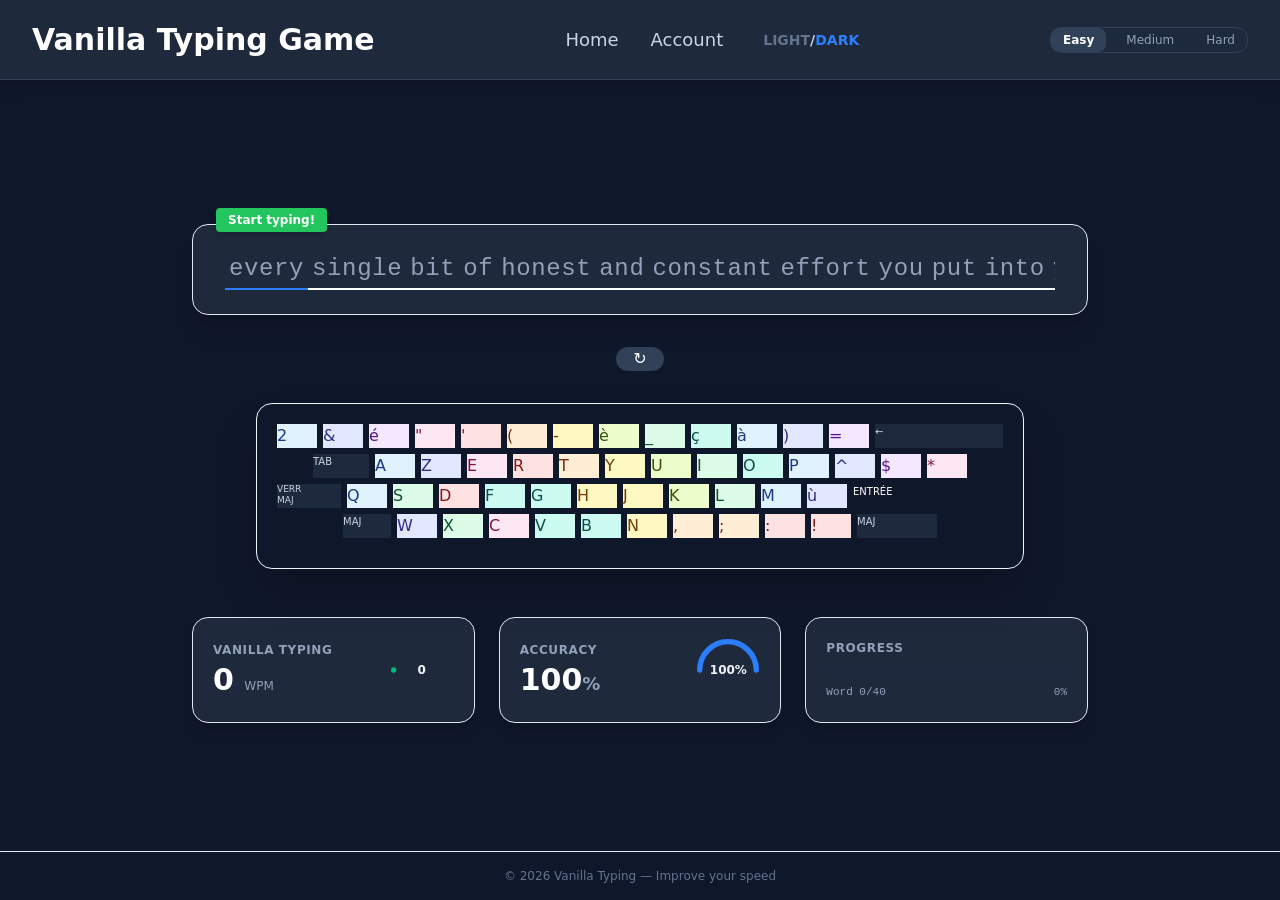
<file: index.html>
<!DOCTYPE html>
<html lang="En" class="dark">

<head>
    <meta charset="UTF-8">
    <meta name="viewport" content="width=device-width, initial-scale=1.0">
    <title>Vanilla Typing Game</title>
    <link rel="stylesheet" href="output.css">
</head>

<body
    class="bg-slate-50 dark:bg-[#0f172a] text-slate-900 dark:text-slate-100 min-h-screen flex flex-col font-sans transition-colors duration-300">

    <nav
        class="w-full bg-white dark:bg-[#1e293b] border-b border-slate-200 dark:border-slate-700 shadow-lg h-20 flex justify-between items-center px-8 transition-colors duration-300">

        <h2 class="text-3xl font-bold text-blue-600 dark:text-white">
            Vanilla Typing Game
        </h2>

        <ul class="flex gap-8 text-lg items-center text-slate-600 dark:text-slate-300">
            <li>
                <a href="Features.html" class="hover:text-blue-600 dark:hover:text-white transition">Home</a>
            </li>
            <li class="flex items-center gap-2">
                <a href="#" class="hover:text-blue-600 dark:hover:text-white transition">Account</a>
                <svg class="w-7 h-7 text-slate-500 dark:text-slate-400" fill="none" stroke="currentColor"
                    stroke-width="2" viewBox="0 0 24 24">
                    <path stroke-linecap="round" stroke-linejoin="round"
                        d="M17.982 18.725A7.488 7.488 0 0012 15.75a7.488 7.488 0 00-5.982 2.975m11.963 0a9 9 0 10-11.963 0m11.963 0A8.966 8.966 0 0112 21a8.966 8.966 0 01-5.982-2.275M15 9.75a3 3 0 11-6 0 3 3 0 016 0z" />
                </svg>
            </li>
            <li class="ml-4">
                <button id="theme-toggle"
                    class="flex items-center gap-3 font-bold text-sm tracking-widest hover:opacity-80 transition-opacity focus:outline-none">
                    <span class="text-blue-600 dark:text-slate-500 transition-colors duration-300">LIGHT</span>
                    <span class="text-slate-300 dark:text-slate-700">/</span>
                    <span class="text-slate-400 dark:text-blue-500 transition-colors duration-300">DARK</span>
                </button>
            </li>
        </ul>

        <div
            class="flex items-center gap-2 mr-4 bg-slate-100 dark:bg-slate-800 p-1 rounded-xl border border-slate-200 dark:border-slate-700 transition-colors duration-300">
            <button type="button" id="btn-easy"
                class="diff-btn px-3 py-1 text-xs font-bold rounded-lg bg-white dark:bg-slate-700 text-blue-600 dark:text-white shadow-sm transition-all">
                Easy
            </button>
            <button type="button" id="btn-medium"
                class="diff-btn px-3 py-1 text-xs font-medium rounded-lg text-slate-500 dark:text-slate-400 hover:text-slate-800 dark:hover:text-slate-200 transition-all">
                Medium
            </button>
            <button type="button" id="btn-hard"
                class="diff-btn px-3 py-1 text-xs font-medium rounded-lg text-slate-500 dark:text-slate-400 hover:text-slate-800 dark:hover:text-slate-200 transition-all">
                Hard
            </button>
        </div>

        <select id="mode" class="hidden">
            <option value="easy" selected>Easy</option>
            <option value="medium">Medium</option>
            <option value="hard">Hard</option>
        </select>
    </nav>

    <main class="flex-1 w-full max-w-5xl mx-auto flex flex-col items-center justify-center px-4 py-8 gap-8">

        <div class="w-full relative max-w-4xl mt-4">
            <span
                class="absolute -top-4 left-6 bg-[#22c55e] text-white text-xs font-bold px-3 py-1 rounded shadow-md z-10">
                Start typing!
            </span>

            <div
                class="w-full bg-white dark:bg-[#1e293b] text-slate-900 dark:text-white px-8 py-6 rounded-2xl shadow-xl text-2xl font-mono tracking-wide leading-relaxed overflow-hidden whitespace-nowrap text-ellipsis relative border border-slate-200 dark:border-slate-800">
                <div id="word-display"
                    class="max-h-20 overflow-hidden flex flex-wrap items-center leading-relaxed transition-all duration-300">
                </div>
            </div>

            <input type="text" id="input-field" autofocus autocomplete="off"
                class="absolute inset-0 opacity-0 cursor-default w-full h-full z-20">
        </div>
<div class="flex justify-center my-4">
    <button
        id="restart-btn"
        class="w-12 h-12 rounded-full bg-slate-700 hover:bg-blue-600 text-white flex items-center justify-center transition-all duration-300 hover:rotate-180"
    >
         ↻
    </button>
</div>
        <div
            class="bg-slate-100/40 dark:bg-[#0f172a]/40 backdrop-blur-md p-5 rounded-2xl shadow-2xl border border-slate-200/60 dark:border-slate-800/50 max-w-3xl w-full relative transition-all duration-300">
            <div class="flex flex-col gap-1.5">

                <div class="flex gap-1.5 justify-center">
                    <div class="key bg-[#e0f2fe] text-blue-900 dark:bg-blue-950/40 dark:text-blue-300 dark:border dark:border-blue-900/40 w-10"
                        data-key="2">2</div>
                    <div class="key bg-[#e0e7ff] text-indigo-900 dark:bg-indigo-950/40 dark:text-indigo-300 dark:border dark:border-indigo-900/40 w-10"
                        data-key="&">&</div>
                    <div class="key bg-[#f3e8ff] text-purple-900 dark:bg-purple-950/40 dark:text-purple-300 dark:border dark:border-purple-900/40 w-10"
                        data-key="é">é</div>
                    <div class="key bg-[#fce7f3] text-pink-900 dark:bg-pink-950/40 dark:text-pink-300 dark:border dark:border-pink-900/40 w-10"
                        data-key='"'>"</div>
                    <div class="key bg-[#fee2e2] text-red-900 dark:bg-red-950/40 dark:text-red-300 dark:border dark:border-red-900/40 w-10"
                        data-key="'">'</div>
                    <div class="key bg-[#ffedd5] text-orange-900 dark:bg-orange-950/40 dark:text-orange-300 dark:border dark:border-orange-900/40 w-10"
                        data-key="(">(</div>
                    <div class="key bg-[#fef9c3] text-yellow-900 dark:bg-yellow-950/30 dark:text-yellow-300 dark:border dark:border-yellow-900/30 w-10"
                        data-key="-">-</div>
                    <div class="key bg-[#ecfccb] text-lime-900 dark:bg-lime-950/40 dark:text-lime-300 dark:border dark:border-lime-900/40 w-10"
                        data-key="è">è</div>
                    <div class="key bg-[#dcfce7] text-green-900 dark:bg-green-950/40 dark:text-green-300 dark:border dark:border-green-900/40 w-10"
                        data-key="_">_</div>
                    <div class="key bg-[#ccfbf1] text-teal-900 dark:bg-teal-950/40 dark:text-teal-300 dark:border dark:border-teal-900/40 w-10"
                        data-key="ç">ç</div>
                    <div class="key bg-[#e0f2fe] text-blue-900 dark:bg-blue-950/40 dark:text-blue-300 dark:border dark:border-blue-900/40 w-10"
                        data-key="à">à</div>
                    <div class="key bg-[#e0e7ff] text-indigo-900 dark:bg-indigo-950/40 dark:text-indigo-300 dark:border dark:border-indigo-900/40 w-10"
                        data-key=")">)</div>
                    <div class="key bg-[#f3e8ff] text-purple-900 dark:bg-purple-950/40 dark:text-purple-300 dark:border dark:border-purple-900/40 w-10"
                        data-key="=">=</div>
                    <div class="key bg-slate-200 dark:bg-slate-800 text-slate-700 dark:text-slate-300 dark:border dark:border-slate-700/60 flex-1 min-w-12.5 text-[10px]"
                        data-key="backspace">←</div>
                </div>

                <div class="flex gap-1.5 justify-center">
                    <div
                        class="key bg-slate-200 dark:bg-slate-800 text-slate-700 dark:text-slate-300 dark:border dark:border-slate-700/60 w-14 text-[10px]">
                        TAB</div>
                    <div class="key bg-[#e0f2fe] text-blue-900 dark:bg-blue-950/40 dark:text-blue-300 dark:border dark:border-blue-900/40 w-10"
                        data-key="a">A</div>
                    <div class="key bg-[#e0e7ff] text-indigo-900 dark:bg-indigo-950/40 dark:text-indigo-300 dark:border dark:border-indigo-900/40 w-10"
                        data-key="z">Z</div>
                    <div class="key bg-[#fce7f3] text-pink-900 dark:bg-pink-950/40 dark:text-pink-300 dark:border dark:border-pink-900/40 w-10"
                        data-key="e">E</div>
                    <div class="key bg-[#fee2e2] text-red-900 dark:bg-red-950/40 dark:text-red-300 dark:border dark:border-red-900/40 w-10"
                        data-key="r">R</div>
                    <div class="key bg-[#ffedd5] text-orange-900 dark:bg-orange-950/40 dark:text-orange-300 dark:border dark:border-orange-900/40 w-10"
                        data-key="t">T</div>
                    <div class="key bg-[#fef9c3] text-yellow-900 dark:bg-yellow-950/30 dark:text-yellow-300 dark:border dark:border-yellow-900/40 w-10"
                        data-key="y">Y</div>
                    <div class="key bg-[#ecfccb] text-lime-900 dark:bg-lime-950/40 dark:text-lime-300 dark:border dark:border-lime-900/40 w-10"
                        data-key="u">U</div>
                    <div class="key bg-[#dcfce7] text-green-900 dark:bg-green-950/40 dark:text-green-300 dark:border dark:border-green-900/40 w-10"
                        data-key="i">I</div>
                    <div class="key bg-[#ccfbf1] text-teal-900 dark:bg-teal-950/40 dark:text-teal-300 dark:border dark:border-teal-900/40 w-10"
                        data-key="o">O</div>
                    <div class="key bg-[#e0f2fe] text-blue-900 dark:bg-blue-950/40 dark:text-blue-300 dark:border dark:border-blue-900/40 w-10"
                        data-key="p">P</div>
                    <div class="key bg-[#e0e7ff] text-indigo-900 dark:bg-indigo-950/40 dark:text-indigo-300 dark:border dark:border-indigo-900/40 w-10"
                        data-key="^">^</div>
                    <div class="key bg-[#f3e8ff] text-purple-900 dark:bg-purple-950/40 dark:text-purple-300 dark:border dark:border-purple-900/40 w-10"
                        data-key="$">$</div>
                    <div class="key bg-[#fce7f3] text-pink-900 dark:bg-pink-950/40 dark:text-pink-300 dark:border dark:border-pink-900/40 w-10"
                        data-key="*">*</div>
                </div>

                <div class="flex gap-1.5 justify-center">
                    <div
                        class="key bg-slate-200 dark:bg-slate-800 text-slate-700 dark:text-slate-300 dark:border dark:border-slate-700/60 w-16 text-[9px] leading-tight">
                        VERR<br>MAJ</div>
                    <div class="key bg-[#e0f2fe] text-blue-900 dark:bg-blue-950/40 dark:text-blue-300 dark:border dark:border-blue-900/40 w-10"
                        data-key="q">Q</div>
                    <div class="key bg-[#dcfce7] text-green-900 dark:bg-green-950/40 dark:text-green-300 dark:border dark:border-green-900/40 w-10"
                        data-key="s">S</div>
                    <div class="key bg-[#fee2e2] text-red-900 dark:bg-red-950/40 dark:text-red-300 dark:border dark:border-red-900/40 w-10"
                        data-key="d">D</div>
                    <div class="key bg-[#ccfbf1] text-teal-900 dark:bg-teal-950/40 dark:text-teal-300 dark:border dark:border-teal-900/40 w-10"
                        data-key="f">F</div>
                    <div class="key bg-[#ccfbf1] text-teal-900 dark:bg-teal-950/40 dark:text-teal-300 dark:border dark:border-teal-900/40 w-10"
                        data-key="g">G</div>
                    <div class="key bg-[#fef9c3] text-yellow-900 dark:bg-yellow-950/30 dark:text-yellow-300 dark:border dark:border-yellow-900/40 w-10"
                        data-key="h">H</div>
                    <div class="key bg-[#fef9c3] text-yellow-900 dark:bg-yellow-950/30 dark:text-yellow-300 dark:border dark:border-yellow-900/40 w-10"
                        data-key="j">J</div>
                    <div class="key bg-[#ecfccb] text-lime-900 dark:bg-lime-950/40 dark:text-lime-300 dark:border dark:border-lime-900/40 w-10"
                        data-key="k">K</div>
                    <div class="key bg-[#dcfce7] text-green-900 dark:bg-green-950/40 dark:text-green-300 dark:border dark:border-green-900/40 w-10"
                        data-key="l">L</div>
                    <div class="key bg-[#e0f2fe] text-blue-900 dark:bg-blue-950/40 dark:text-blue-300 dark:border dark:border-blue-900/40 w-10"
                        data-key="m">M</div>
                    <div class="key bg-[#e0e7ff] text-indigo-900 dark:bg-indigo-950/40 dark:text-indigo-300 dark:border dark:border-indigo-900/40 w-10"
                        data-key="ù">ù</div>
                    <div class="key bg-emerald-500 text-white dark:bg-emerald-600/80 dark:text-emerald-100 flex-1 min-w-15 text-[10px]"
                        data-key="enter">ENTRÉE</div>
                </div>

                <div class="flex gap-1.5 justify-center">
                    <div
                        class="key bg-slate-200 dark:bg-slate-800 text-slate-700 dark:text-slate-300 dark:border dark:border-slate-700/60 w-12 text-[10px]">
                        MAJ</div>
                    <div class="key bg-[#e0e7ff] text-indigo-900 dark:bg-indigo-950/40 dark:text-indigo-300 dark:border dark:border-indigo-900/40 w-10"
                        data-key="w">W</div>
                    <div class="key bg-[#dcfce7] text-green-900 dark:bg-green-950/40 dark:text-green-300 dark:border dark:border-green-900/40 w-10"
                        data-key="x">X</div>
                    <div class="key bg-[#fce7f3] text-pink-900 dark:bg-pink-950/40 dark:text-pink-300 dark:border dark:border-pink-900/40 w-10"
                        data-key="c">C</div>
                    <div class="key bg-[#ccfbf1] text-teal-900 dark:bg-teal-950/40 dark:text-teal-300 dark:border dark:border-teal-900/40 w-10"
                        data-key="v">V</div>
                    <div class="key bg-[#ccfbf1] text-teal-900 dark:bg-teal-950/40 dark:text-teal-300 dark:border dark:border-teal-900/40 w-10"
                        data-key="b">B</div>
                    <div class="key bg-[#fef9c3] text-yellow-900 dark:bg-yellow-950/30 dark:text-yellow-300 dark:border dark:border-yellow-900/40 w-10"
                        data-key="n">N</div>
                    <div class="key bg-[#ffedd5] text-orange-900 dark:bg-orange-950/40 dark:text-orange-300 dark:border dark:border-orange-900/40 w-10"
                        data-key=",">,</div>
                    <div class="key bg-[#ffedd5] text-orange-900 dark:bg-orange-950/40 dark:text-orange-300 dark:border dark:border-orange-900/40 w-10"
                        data-key=";">;</div>
                    <div class="key bg-[#fee2e2] text-red-900 dark:bg-red-950/40 dark:text-red-300 dark:border dark:border-red-900/40 w-10"
                        data-key=":">:</div>
                    <div class="key bg-[#fee2e2] text-red-900 dark:bg-red-950/40 dark:text-red-300 dark:border dark:border-red-900/40 w-10"
                        data-key="!">!</div>
                    <div
                        class="key bg-slate-200 dark:bg-slate-800 text-slate-700 dark:text-slate-300 dark:border dark:border-slate-700/60 w-20 text-[10px]">
                        MAJ</div>
                </div>

                <div class="flex gap-1.5 justify-center mt-1">
                    <div class="key bg-slate-100 text-slate-800 dark:bg-slate-800 dark:text-slate-200 dark:border dark:border-slate-700 w-64 h-9.5 shadow-md rounded-md"
                        data-key=" "></div>
                </div>

            </div>
        </div>

        <div class="w-full max-w-4xl grid grid-cols-1 md:grid-cols-3 gap-6 mt-4" id="results">

            <div
                class="bg-white dark:bg-[#1e293b] p-5 rounded-2xl flex items-center justify-between shadow-lg border border-slate-200 dark:border-slate-800 transition-colors duration-300">
                <div>
                    <p class="text-xs font-semibold text-slate-400 dark:text-slate-400 tracking-wider uppercase">Vanilla
                        Typing</p>
                    <p class="text-3xl font-extrabold text-slate-900 dark:text-white mt-1"><span id="wpm-value">0</span>
                        <span class="text-xs font-normal text-slate-400">WPM</span>
                    </p>
                </div>
                <div class="relative w-16 h-16">
                    <svg class="w-full h-full transform -rotate-90" viewBox="0 0 36 36">
                        <path class="fill-none stroke-slate-200 dark:stroke-slate-800" stroke-width="3"
                            d="M18 2.0845 a 15.9155 15.9155 0 0 1 0 31.831 a 15.9155 15.9155 0 0 1 0 -31.831" />
                        <path id="wpm-circle" class="stroke-emerald-500 fill-none" stroke-width="3"
                            stroke-dasharray="0, 100" stroke-linecap="round"
                            d="M18 2.0845 a 15.9155 15.9155 0 0 1 0 31.831" />
                    </svg>
                    <div class="absolute inset-0 flex items-center justify-center text-xs font-bold text-emerald-500 dark:text-emerald-400"
                        id="wpm-percent">0</div>
                </div>
            </div>

            <div
                class="bg-white dark:bg-[#1e293b] p-5 rounded-2xl flex items-center justify-between shadow-lg border border-slate-200 dark:border-slate-800 transition-colors duration-300">
                <div>
                    <p class="text-xs font-semibold text-slate-400 dark:text-slate-400 tracking-wider uppercase">
                        Accuracy</p>
                    <p class="text-3xl font-extrabold text-slate-900 dark:text-white mt-1"><span
                            id="accuracy-value">100</span><span class="text-lg font-bold text-slate-400">%</span></p>
                </div>
                <div class="relative w-16 h-16">
                    <svg class="w-full h-full transform -rotate-90" viewBox="0 0 36 36">
                        <path class="fill-none stroke-slate-200 dark:stroke-slate-800" stroke-width="3"
                            d="M18 2.0845 a 15.9155 15.9155 0 0 1 0 31.831 a 15.9155 15.9155 0 0 1 0 -31.831" />
                        <path id="accuracy-circle" class="stroke-blue-500 fill-none" stroke-width="3"
                            stroke-dasharray="100, 100" stroke-linecap="round"
                            d="M18 2.0845 a 15.9155 15.9155 0 0 1 0 31.831" />
                    </svg>
                    <div class="absolute inset-0 flex items-center justify-center text-xs font-bold text-blue-500 dark:text-blue-400"
                        id="accuracy-percent">100%</div>
                </div>
            </div>

            <div
                class="bg-white dark:bg-[#1e293b] p-5 rounded-2xl flex flex-col justify-center shadow-lg border border-slate-200 dark:border-slate-800 transition-colors duration-300">
                <p class="text-xs font-semibold text-slate-400 dark:text-slate-400 tracking-wider uppercase mb-2">
                    Progress</p>
                <div class="w-full bg-slate-200 dark:bg-slate-800 rounded-full h-3 overflow-hidden">
                    <div id="progress-bar"
                        class="bg-linear-to-r from-blue-500 to-indigo-500 h-full w-0 transition-all duration-150">
                    </div>
                </div>
                <div
                    class="flex justify-between items-center mt-2 text-[11px] text-slate-500 dark:text-slate-400 font-mono">
                    <span id="progress-text">Word 0/0</span>
                    <span id="progress-percentage">0%</span>
                </div>
            </div>

        </div>
    </main>

    <footer
        class="w-full text-center py-4 text-slate-400 dark:text-slate-500 text-xs border-t border-slate-200 dark:border-slate-800 bg-white dark:bg-[#0f172a] transition-colors duration-300">
        © 2026 Vanilla Typing — Improve your speed
    </footer>

    <script src="index.js"></script>
</body>

</html>
</file>
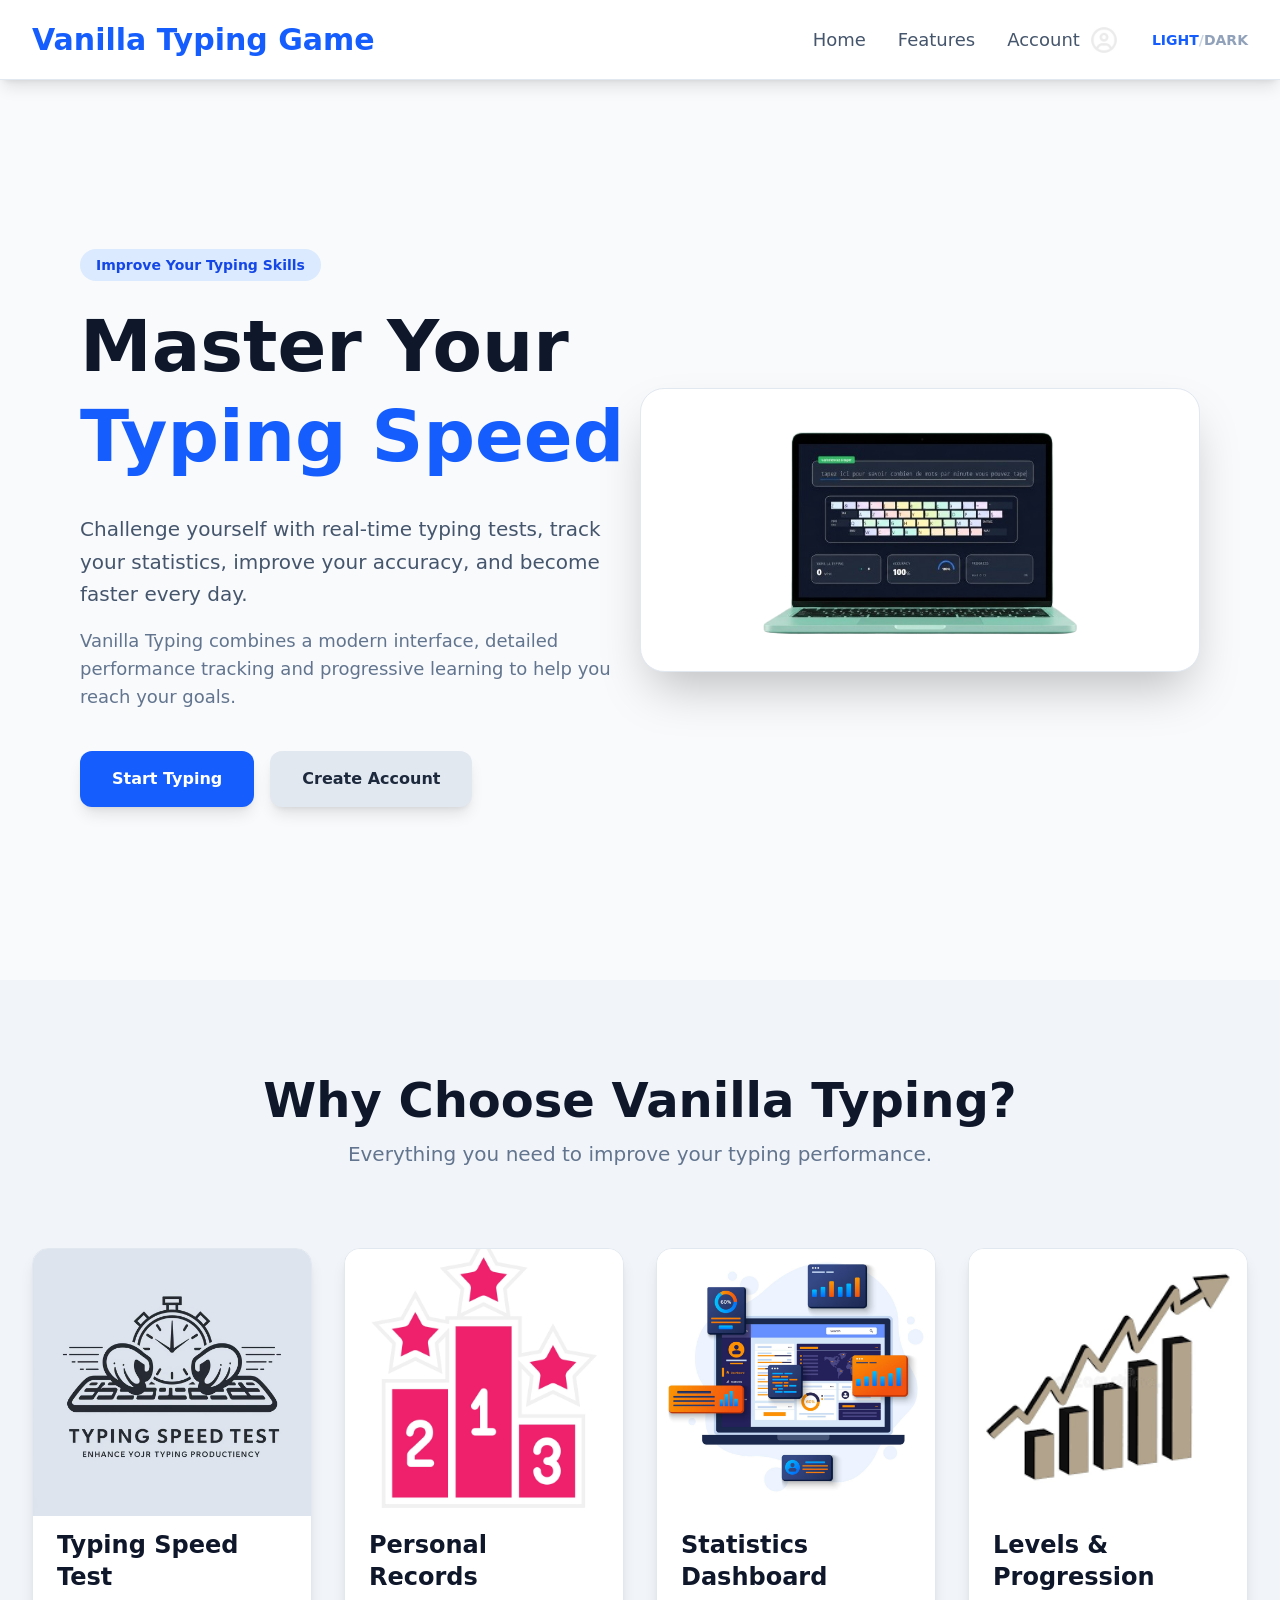
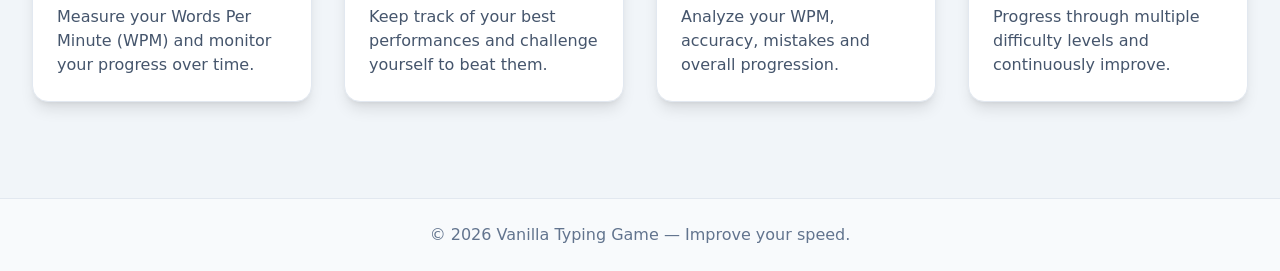
<file: Features.html>
<!DOCTYPE html>
<html lang="en" class="dark">

<head>
    <meta charset="UTF-8">
    <meta name="viewport" content="width=device-width, initial-scale=1.0">
    <link rel="stylesheet" href="./output.css">
    <title>Vanilla Typing Game</title>
</head>

<body class="bg-slate-50 text-slate-900 dark:bg-[#0f172a] dark:text-slate-100 font-sans transition-colors duration-300">

    <nav
        class="w-full bg-white dark:bg-[#1e293b] border-b border-slate-200 dark:border-slate-700 shadow-lg h-20 flex justify-between items-center px-8 transition-colors duration-300">

        <h2 class="text-3xl font-bold text-blue-600 dark:text-white">
            Vanilla Typing Game
        </h2>

        <ul class="flex gap-8 text-lg items-center text-slate-600 dark:text-slate-300">
            <li>
                <a href="#" class="hover:text-blue-600 dark:hover:text-white transition">Home</a>
            </li>
            <li>
                <a href="#features" class="hover:text-blue-600 dark:hover:text-white transition">Features</a>
            </li>
            <li class="flex items-center gap-2">
                <a href="#" class="hover:text-blue-600 dark:hover:text-white transition">Account</a>
                <img src="image/logo/circle-user-regular.png" alt="Account" class="w-8">
            </li>
            <li class="ml-4">
                <button id="theme-toggle"
                    class="flex items-center gap-3 font-bold text-sm tracking-widest hover:opacity-80 transition-opacity focus:outline-none">

                    <span class="text-blue-600 dark:text-slate-500 transition-colors duration-300">LIGHT</span>

                    <span class="text-slate-300 dark:text-slate-700">/</span>

                    <span class="text-slate-400 dark:text-blue-500 transition-colors duration-300">DARK</span>

                </button>
            </li>
        </ul>
    </nav>

    <section class="min-h-screen flex flex-col lg:flex-row items-center justify-between px-10 lg:px-20 py-20">
        <div class="lg:w-1/2">
            <span
                class="bg-blue-100 text-blue-700 dark:bg-blue-600 dark:text-white px-4 py-2 rounded-full text-sm font-semibold">
                Improve Your Typing Skills
            </span>

            <h1 class="text-6xl lg:text-7xl font-extrabold mt-6 leading-tight text-slate-900 dark:text-slate-100">
                Master Your <span class="text-blue-600 dark:text-blue-500">Typing Speed</span>
            </h1>

            <p class="text-xl text-slate-600 dark:text-slate-300 mt-8 leading-relaxed max-w-xl">
                Challenge yourself with real-time typing tests, track your statistics, improve your accuracy, and become
                faster every day.
            </p>

            <p class="text-lg text-slate-500 dark:text-slate-400 mt-4 max-w-xl">
                Vanilla Typing combines a modern interface, detailed performance tracking and progressive learning to
                help you reach your goals.
            </p>

            <div class="flex gap-4 mt-10">
                <a href="index.html"
                    class="px-8 py-4 bg-blue-600 text-white hover:bg-blue-500 rounded-xl font-bold shadow-lg transition hover:scale-105">
                    Start Typing
                </a>
                <button
                    class="px-8 py-4 bg-slate-200 text-slate-800 dark:bg-slate-700 dark:text-white hover:bg-slate-300 dark:hover:bg-slate-600 rounded-xl font-bold shadow-lg transition hover:scale-105">
                    Create Account
                </button>
            </div>
        </div>
        <div class="lg:w-1/2 flex justify-center mt-16 lg:mt-0">
            <div
                class="bg-white dark:bg-[#1e293b] border border-slate-200 dark:border-slate-700 rounded-3xl p-6 shadow-2xl">
                <img src="image/Features/Laptop.png" alt="Typing Game" class="w-2xl h-auto rounded-xl dark:bg-slate-800">
            </div>
        </div>
    </section>

    <section id="features" class="bg-slate-100 dark:bg-[#111827] py-24 px-8 transition-colors duration-300">
        <div class="text-center mb-20">
            <h2 class="text-5xl font-bold text-slate-900 dark:text-slate-100">
                Why Choose Vanilla Typing?
            </h2>
            <p class="text-slate-500 dark:text-slate-400 text-xl mt-4">
                Everything you need to improve your typing performance.
            </p>
        </div>

        <div class="max-w-7xl mx-auto grid grid-cols-1 md:grid-cols-2 xl:grid-cols-4 gap-8">
            <div
                class="bg-white dark:bg-[#1e293b] rounded-2xl border border-slate-200 dark:border-slate-700 overflow-hidden shadow-lg hover:scale-105 transition">
                <div class="h-64 bg-slate-50 dark:bg-slate-800 flex items-center justify-center">
                    <img src="image/Features/typingspeed.png" alt="Typing Speed" class="w-full h-56 object-cover rounded-t-xl">
                </div>
                <div class="p-6">
                    <h3 class="text-2xl font-bold mb-3 text-slate-900 dark:text-white">Typing Speed Test</h3>
                    <p class="text-slate-600 dark:text-slate-400">Measure your Words Per Minute (WPM) and monitor your
                        progress over time.</p>
                </div>
            </div>

            <div
                class="bg-white dark:bg-[#1e293b] rounded-2xl border border-slate-200 dark:border-slate-700 overflow-hidden shadow-lg hover:scale-105 transition">
                <div class="h-64 bg-slate-50 dark:bg-slate-800 flex items-center justify-center">
                    <img src="image/Features/personnalRecord.png" alt="Records" class="w-full h-56 object-cover rounded-t-xl">
                </div>
                <div class="p-6">
                    <h3 class="text-2xl font-bold mb-3 text-slate-900 dark:text-white">Personal Records</h3>
                    <p class="text-slate-600 dark:text-slate-400">Keep track of your best performances and challenge
                        yourself to beat them.</p>
                </div>
            </div>

            <div
                class="bg-white dark:bg-[#1e293b] rounded-2xl border border-slate-200 dark:border-slate-700 overflow-hidden shadow-lg hover:scale-105 transition">
                <div class="h-64 bg-slate-50 dark:bg-slate-800 flex items-center justify-center">
                    <img src="image/Features/staticsDashoard.png" alt="Statistics" class="w-full h-56 object-cover rounded-t-xl">
                </div>
                <div class="p-6">
                    <h3 class="text-2xl font-bold mb-3 text-slate-900 dark:text-white">Statistics Dashboard</h3>
                    <p class="text-slate-600 dark:text-slate-400">Analyze your WPM, accuracy, mistakes and overall
                        progression.</p>
                </div>
            </div>

            <div
                class="bg-white dark:bg-[#1e293b] rounded-2xl border border-slate-200 dark:border-slate-700 overflow-hidden shadow-lg hover:scale-105 transition">
                <div class="h-64 bg-slate-50 dark:bg-slate-800 flex items-center justify-center">
                    <img src="image/Features/progress.png" alt="Levels" class="w-full h-56 object-cover rounded-t-xl">
                </div>
                <div class="p-6">
                    <h3 class="text-2xl font-bold mb-3 text-slate-900 dark:text-white">Levels & Progression</h3>
                    <p class="text-slate-600 dark:text-slate-400">Progress through multiple difficulty levels and
                        continuously improve.</p>
                </div>
            </div>
        </div>
    </section>

    <footer
        class="bg-slate-50 dark:bg-[#0f172a] border-t border-slate-200 dark:border-slate-700 py-6 text-center text-slate-500 dark:text-slate-500 transition-colors duration-300">
        © 2026 Vanilla Typing Game — Improve your speed.
    </footer>

    <script src="Features.js"></script>
</body>

</html>
</file>
<file: output.css>
/*! tailwindcss v4.3.0 | MIT License | https://tailwindcss.com */
@layer properties;
@layer theme, base, components, utilities;
@layer theme {
  :root, :host {
    --font-sans: ui-sans-serif, system-ui, sans-serif, "Apple Color Emoji",
      "Segoe UI Emoji", "Segoe UI Symbol", "Noto Color Emoji";
    --font-mono: ui-monospace, SFMono-Regular, Menlo, Monaco, Consolas, "Liberation Mono",
      "Courier New", monospace;
    --color-red-100: oklch(93.6% 0.032 17.717);
    --color-red-400: oklch(70.4% 0.191 22.216);
    --color-red-600: oklch(57.7% 0.245 27.325);
    --color-red-900: oklch(39.6% 0.141 25.723);
    --color-orange-900: oklch(40.8% 0.123 38.172);
    --color-yellow-200: oklch(94.5% 0.129 101.54);
    --color-yellow-900: oklch(42.1% 0.095 57.708);
    --color-lime-900: oklch(40.5% 0.101 131.063);
    --color-green-900: oklch(39.3% 0.095 152.535);
    --color-emerald-400: oklch(76.5% 0.177 163.223);
    --color-emerald-500: oklch(69.6% 0.17 162.48);
    --color-emerald-600: oklch(59.6% 0.145 163.225);
    --color-teal-900: oklch(38.6% 0.063 188.416);
    --color-blue-50: oklch(97% 0.014 254.604);
    --color-blue-100: oklch(93.2% 0.032 255.585);
    --color-blue-400: oklch(70.7% 0.165 254.624);
    --color-blue-500: oklch(62.3% 0.214 259.815);
    --color-blue-600: oklch(54.6% 0.245 262.881);
    --color-blue-700: oklch(48.8% 0.243 264.376);
    --color-blue-900: oklch(37.9% 0.146 265.522);
    --color-indigo-500: oklch(58.5% 0.233 277.117);
    --color-indigo-600: oklch(51.1% 0.262 276.966);
    --color-indigo-900: oklch(35.9% 0.144 278.697);
    --color-purple-900: oklch(38.1% 0.176 304.987);
    --color-pink-900: oklch(40.8% 0.153 2.432);
    --color-slate-50: oklch(98.4% 0.003 247.858);
    --color-slate-100: oklch(96.8% 0.007 247.896);
    --color-slate-200: oklch(92.9% 0.013 255.508);
    --color-slate-300: oklch(86.9% 0.022 252.894);
    --color-slate-400: oklch(70.4% 0.04 256.788);
    --color-slate-500: oklch(55.4% 0.046 257.417);
    --color-slate-600: oklch(44.6% 0.043 257.281);
    --color-slate-700: oklch(37.2% 0.044 257.287);
    --color-slate-800: oklch(27.9% 0.041 260.031);
    --color-slate-900: oklch(20.8% 0.042 265.755);
    --color-gray-50: oklch(98.5% 0.002 247.839);
    --color-gray-100: oklch(96.7% 0.003 264.542);
    --color-gray-200: oklch(92.8% 0.006 264.531);
    --color-gray-300: oklch(87.2% 0.01 258.338);
    --color-gray-600: oklch(44.6% 0.03 256.802);
    --color-gray-900: oklch(21% 0.034 264.665);
    --color-white: #fff;
    --spacing: 0.25rem;
    --container-lg: 32rem;
    --container-xl: 36rem;
    --container-2xl: 42rem;
    --container-3xl: 48rem;
    --container-4xl: 56rem;
    --container-5xl: 64rem;
    --container-7xl: 80rem;
    --text-xs: 0.75rem;
    --text-xs--line-height: calc(1 / 0.75);
    --text-sm: 0.875rem;
    --text-sm--line-height: calc(1.25 / 0.875);
    --text-lg: 1.125rem;
    --text-lg--line-height: calc(1.75 / 1.125);
    --text-xl: 1.25rem;
    --text-xl--line-height: calc(1.75 / 1.25);
    --text-2xl: 1.5rem;
    --text-2xl--line-height: calc(2 / 1.5);
    --text-3xl: 1.875rem;
    --text-3xl--line-height: calc(2.25 / 1.875);
    --text-4xl: 2.25rem;
    --text-4xl--line-height: calc(2.5 / 2.25);
    --text-5xl: 3rem;
    --text-5xl--line-height: 1;
    --text-6xl: 3.75rem;
    --text-6xl--line-height: 1;
    --text-7xl: 4.5rem;
    --text-7xl--line-height: 1;
    --font-weight-normal: 400;
    --font-weight-medium: 500;
    --font-weight-semibold: 600;
    --font-weight-bold: 700;
    --font-weight-extrabold: 800;
    --tracking-wide: 0.025em;
    --tracking-wider: 0.05em;
    --leading-tight: 1.25;
    --leading-relaxed: 1.625;
    --radius-md: 0.375rem;
    --radius-lg: 0.5rem;
    --radius-xl: 0.75rem;
    --radius-2xl: 1rem;
    --radius-3xl: 1.5rem;
    --ease-in-out: cubic-bezier(0.4, 0, 0.2, 1);
    --default-transition-duration: 150ms;
    --default-transition-timing-function: cubic-bezier(0.4, 0, 0.2, 1);
    --default-font-family: var(--font-sans);
    --default-mono-font-family: var(--font-mono);
  }
}
@layer base {
  *, ::after, ::before, ::backdrop, ::file-selector-button {
    box-sizing: border-box;
    margin: 0;
    padding: 0;
    border: 0 solid;
  }
  html, :host {
    line-height: 1.5;
    -webkit-text-size-adjust: 100%;
    tab-size: 4;
    font-family: var(--default-font-family, ui-sans-serif, system-ui, sans-serif, "Apple Color Emoji", "Segoe UI Emoji", "Segoe UI Symbol", "Noto Color Emoji");
    font-feature-settings: var(--default-font-feature-settings, normal);
    font-variation-settings: var(--default-font-variation-settings, normal);
    -webkit-tap-highlight-color: transparent;
  }
  hr {
    height: 0;
    color: inherit;
    border-top-width: 1px;
  }
  abbr:where([title]) {
    -webkit-text-decoration: underline dotted;
    text-decoration: underline dotted;
  }
  h1, h2, h3, h4, h5, h6 {
    font-size: inherit;
    font-weight: inherit;
  }
  a {
    color: inherit;
    -webkit-text-decoration: inherit;
    text-decoration: inherit;
  }
  b, strong {
    font-weight: bolder;
  }
  code, kbd, samp, pre {
    font-family: var(--default-mono-font-family, ui-monospace, SFMono-Regular, Menlo, Monaco, Consolas, "Liberation Mono", "Courier New", monospace);
    font-feature-settings: var(--default-mono-font-feature-settings, normal);
    font-variation-settings: var(--default-mono-font-variation-settings, normal);
    font-size: 1em;
  }
  small {
    font-size: 80%;
  }
  sub, sup {
    font-size: 75%;
    line-height: 0;
    position: relative;
    vertical-align: baseline;
  }
  sub {
    bottom: -0.25em;
  }
  sup {
    top: -0.5em;
  }
  table {
    text-indent: 0;
    border-color: inherit;
    border-collapse: collapse;
  }
  :-moz-focusring {
    outline: auto;
  }
  progress {
    vertical-align: baseline;
  }
  summary {
    display: list-item;
  }
  ol, ul, menu {
    list-style: none;
  }
  img, svg, video, canvas, audio, iframe, embed, object {
    display: block;
    vertical-align: middle;
  }
  img, video {
    max-width: 100%;
    height: auto;
  }
  button, input, select, optgroup, textarea, ::file-selector-button {
    font: inherit;
    font-feature-settings: inherit;
    font-variation-settings: inherit;
    letter-spacing: inherit;
    color: inherit;
    border-radius: 0;
    background-color: transparent;
    opacity: 1;
  }
  :where(select:is([multiple], [size])) optgroup {
    font-weight: bolder;
  }
  :where(select:is([multiple], [size])) optgroup option {
    padding-inline-start: 20px;
  }
  ::file-selector-button {
    margin-inline-end: 4px;
  }
  ::placeholder {
    opacity: 1;
  }
  @supports (not (-webkit-appearance: -apple-pay-button))  or (contain-intrinsic-size: 1px) {
    ::placeholder {
      color: currentcolor;
      @supports (color: color-mix(in lab, red, red)) {
        color: color-mix(in oklab, currentcolor 50%, transparent);
      }
    }
  }
  textarea {
    resize: vertical;
  }
  ::-webkit-search-decoration {
    -webkit-appearance: none;
  }
  ::-webkit-date-and-time-value {
    min-height: 1lh;
    text-align: inherit;
  }
  ::-webkit-datetime-edit {
    display: inline-flex;
  }
  ::-webkit-datetime-edit-fields-wrapper {
    padding: 0;
  }
  ::-webkit-datetime-edit, ::-webkit-datetime-edit-year-field, ::-webkit-datetime-edit-month-field, ::-webkit-datetime-edit-day-field, ::-webkit-datetime-edit-hour-field, ::-webkit-datetime-edit-minute-field, ::-webkit-datetime-edit-second-field, ::-webkit-datetime-edit-millisecond-field, ::-webkit-datetime-edit-meridiem-field {
    padding-block: 0;
  }
  ::-webkit-calendar-picker-indicator {
    line-height: 1;
  }
  :-moz-ui-invalid {
    box-shadow: none;
  }
  button, input:where([type="button"], [type="reset"], [type="submit"]), ::file-selector-button {
    appearance: button;
  }
  ::-webkit-inner-spin-button, ::-webkit-outer-spin-button {
    height: auto;
  }
  [hidden]:where(:not([hidden="until-found"])) {
    display: none !important;
  }
}
@layer utilities {
  .pointer-events-none {
    pointer-events: none;
  }
  .absolute {
    position: absolute;
  }
  .relative {
    position: relative;
  }
  .inset-0 {
    inset: calc(var(--spacing) * 0);
  }
  .-top-4 {
    top: calc(var(--spacing) * -4);
  }
  .left-6 {
    left: calc(var(--spacing) * 6);
  }
  .z-10 {
    z-index: 10;
  }
  .z-20 {
    z-index: 20;
  }
  .mx-auto {
    margin-inline: auto;
  }
  .mt-1 {
    margin-top: calc(var(--spacing) * 1);
  }
  .mt-2 {
    margin-top: calc(var(--spacing) * 2);
  }
  .mt-4 {
    margin-top: calc(var(--spacing) * 4);
  }
  .mt-6 {
    margin-top: calc(var(--spacing) * 6);
  }
  .mt-8 {
    margin-top: calc(var(--spacing) * 8);
  }
  .mt-10 {
    margin-top: calc(var(--spacing) * 10);
  }
  .mt-16 {
    margin-top: calc(var(--spacing) * 16);
  }
  .mb-2 {
    margin-bottom: calc(var(--spacing) * 2);
  }
  .mb-3 {
    margin-bottom: calc(var(--spacing) * 3);
  }
  .mb-20 {
    margin-bottom: calc(var(--spacing) * 20);
  }
  .block {
    display: block;
  }
  .flex {
    display: flex;
  }
  .grid {
    display: grid;
  }
  .hidden {
    display: none;
  }
  .inline-block {
    display: inline-block;
  }
  .h-3 {
    height: calc(var(--spacing) * 3);
  }
  .h-5 {
    height: calc(var(--spacing) * 5);
  }
  .h-16 {
    height: calc(var(--spacing) * 16);
  }
  .h-20 {
    height: calc(var(--spacing) * 20);
  }
  .h-28 {
    height: calc(var(--spacing) * 28);
  }
  .h-64 {
    height: calc(var(--spacing) * 64);
  }
  .h-96 {
    height: calc(var(--spacing) * 96);
  }
  .h-\[38px\] {
    height: 38px;
  }
  .h-full {
    height: 100%;
  }
  .min-h-screen {
    min-height: 100vh;
  }
  .w-0 {
    width: calc(var(--spacing) * 0);
  }
  .w-2xl {
    width: var(--container-2xl);
  }
  .w-5 {
    width: calc(var(--spacing) * 5);
  }
  .w-8 {
    width: calc(var(--spacing) * 8);
  }
  .w-10 {
    width: calc(var(--spacing) * 10);
  }
  .w-12 {
    width: calc(var(--spacing) * 12);
  }
  .w-14 {
    width: calc(var(--spacing) * 14);
  }
  .w-16 {
    width: calc(var(--spacing) * 16);
  }
  .w-20 {
    width: calc(var(--spacing) * 20);
  }
  .w-36 {
    width: calc(var(--spacing) * 36);
  }
  .w-64 {
    width: calc(var(--spacing) * 64);
  }
  .w-full {
    width: 100%;
  }
  .max-w-3xl {
    max-width: var(--container-3xl);
  }
  .max-w-4xl {
    max-width: var(--container-4xl);
  }
  .max-w-5xl {
    max-width: var(--container-5xl);
  }
  .max-w-7xl {
    max-width: var(--container-7xl);
  }
  .max-w-xl {
    max-width: var(--container-xl);
  }
  .min-w-\[50px\] {
    min-width: 50px;
  }
  .min-w-\[60px\] {
    min-width: 60px;
  }
  .flex-1 {
    flex: 1;
  }
  .scale-95 {
    --tw-scale-x: 95%;
    --tw-scale-y: 95%;
    --tw-scale-z: 95%;
    scale: var(--tw-scale-x) var(--tw-scale-y);
  }
  .scale-x-\[-1\] {
    --tw-scale-x: -1;
    scale: var(--tw-scale-x) var(--tw-scale-y);
  }
  .-rotate-90 {
    rotate: calc(90deg * -1);
  }
  .transform {
    transform: var(--tw-rotate-x,) var(--tw-rotate-y,) var(--tw-rotate-z,) var(--tw-skew-x,) var(--tw-skew-y,);
  }
  .cursor-default {
    cursor: default;
  }
  .grid-cols-1 {
    grid-template-columns: repeat(1, minmax(0, 1fr));
  }
  .flex-col {
    flex-direction: column;
  }
  .items-center {
    align-items: center;
  }
  .items-end {
    align-items: flex-end;
  }
  .justify-between {
    justify-content: space-between;
  }
  .justify-center {
    justify-content: center;
  }
  .gap-1 {
    gap: calc(var(--spacing) * 1);
  }
  .gap-1\.5 {
    gap: calc(var(--spacing) * 1.5);
  }
  .gap-2 {
    gap: calc(var(--spacing) * 2);
  }
  .gap-4 {
    gap: calc(var(--spacing) * 4);
  }
  .gap-6 {
    gap: calc(var(--spacing) * 6);
  }
  .gap-8 {
    gap: calc(var(--spacing) * 8);
  }
  .overflow-hidden {
    overflow: hidden;
  }
  .rounded {
    border-radius: 0.25rem;
  }
  .rounded-2xl {
    border-radius: var(--radius-2xl);
  }
  .rounded-3xl {
    border-radius: var(--radius-3xl);
  }
  .rounded-full {
    border-radius: calc(infinity * 1px);
  }
  .rounded-lg {
    border-radius: var(--radius-lg);
  }
  .rounded-md {
    border-radius: var(--radius-md);
  }
  .rounded-xl {
    border-radius: var(--radius-xl);
  }
  .border {
    border-style: var(--tw-border-style);
    border-width: 1px;
  }
  .border-t {
    border-top-style: var(--tw-border-style);
    border-top-width: 1px;
  }
  .border-b {
    border-bottom-style: var(--tw-border-style);
    border-bottom-width: 1px;
  }
  .border-b-2 {
    border-bottom-style: var(--tw-border-style);
    border-bottom-width: 2px;
  }
  .border-blue-400 {
    border-color: var(--color-blue-400);
  }
  .border-blue-500 {
    border-color: var(--color-blue-500);
  }
  .border-red-400 {
    border-color: var(--color-red-400);
  }
  .border-slate-200 {
    border-color: var(--color-slate-200);
  }
  .border-slate-300 {
    border-color: var(--color-slate-300);
  }
  .border-slate-800 {
    border-color: var(--color-slate-800);
  }
  .border-slate-800\/50 {
    border-color: color-mix(in srgb, oklch(27.9% 0.041 260.031) 50%, transparent);
    @supports (color: color-mix(in lab, red, red)) {
      border-color: color-mix(in oklab, var(--color-slate-800) 50%, transparent);
    }
  }
  .bg-\[\#0f172a\] {
    background-color: #0f172a;
  }
  .bg-\[\#1e293b\] {
    background-color: #1e293b;
  }
  .bg-\[\#22c55e\] {
    background-color: #22c55e;
  }
  .bg-\[\#111827\]\/80 {
    background-color: color-mix(in oklab, #111827 80%, transparent);
  }
  .bg-\[\#ccfbf1\] {
    background-color: #ccfbf1;
  }
  .bg-\[\#dcfce7\] {
    background-color: #dcfce7;
  }
  .bg-\[\#e0e7ff\] {
    background-color: #e0e7ff;
  }
  .bg-\[\#e0f2fe\] {
    background-color: #e0f2fe;
  }
  .bg-\[\#ecfccb\] {
    background-color: #ecfccb;
  }
  .bg-\[\#f3e8ff\] {
    background-color: #f3e8ff;
  }
  .bg-\[\#fce7f3\] {
    background-color: #fce7f3;
  }
  .bg-\[\#fee2e2\] {
    background-color: #fee2e2;
  }
  .bg-\[\#fef9c3\] {
    background-color: #fef9c3;
  }
  .bg-\[\#ffedd5\] {
    background-color: #ffedd5;
  }
  .bg-blue-50 {
    background-color: var(--color-blue-50);
  }
  .bg-blue-100 {
    background-color: var(--color-blue-100);
  }
  .bg-blue-600 {
    background-color: var(--color-blue-600);
  }
  .bg-red-100 {
    background-color: var(--color-red-100);
  }
  .bg-slate-50 {
    background-color: var(--color-slate-50);
  }
  .bg-slate-100 {
    background-color: var(--color-slate-100);
  }
  .bg-slate-200 {
    background-color: var(--color-slate-200);
  }
  .bg-slate-500 {
    background-color: var(--color-slate-500);
  }
  .bg-slate-700 {
    background-color: var(--color-slate-700);
  }
  .bg-slate-800 {
    background-color: var(--color-slate-800);
  }
  .bg-white {
    background-color: var(--color-white);
  }
  .bg-gradient-to-r {
    --tw-gradient-position: to right in oklab;
    background-image: linear-gradient(var(--tw-gradient-stops));
  }
  .from-blue-500 {
    --tw-gradient-from: var(--color-blue-500);
    --tw-gradient-stops: var(--tw-gradient-via-stops, var(--tw-gradient-position), var(--tw-gradient-from) var(--tw-gradient-from-position), var(--tw-gradient-to) var(--tw-gradient-to-position));
  }
  .to-indigo-500 {
    --tw-gradient-to: var(--color-indigo-500);
    --tw-gradient-stops: var(--tw-gradient-via-stops, var(--tw-gradient-position), var(--tw-gradient-from) var(--tw-gradient-from-position), var(--tw-gradient-to) var(--tw-gradient-to-position));
  }
  .fill-current {
    fill: currentcolor;
  }
  .fill-none {
    fill: none;
  }
  .stroke-blue-500 {
    stroke: var(--color-blue-500);
  }
  .stroke-emerald-500 {
    stroke: var(--color-emerald-500);
  }
  .stroke-slate-800 {
    stroke: var(--color-slate-800);
  }
  .object-contain {
    object-fit: contain;
  }
  .p-2 {
    padding: calc(var(--spacing) * 2);
  }
  .p-5 {
    padding: calc(var(--spacing) * 5);
  }
  .p-6 {
    padding: calc(var(--spacing) * 6);
  }
  .px-1 {
    padding-inline: calc(var(--spacing) * 1);
  }
  .px-3 {
    padding-inline: calc(var(--spacing) * 3);
  }
  .px-4 {
    padding-inline: calc(var(--spacing) * 4);
  }
  .px-8 {
    padding-inline: calc(var(--spacing) * 8);
  }
  .px-10 {
    padding-inline: calc(var(--spacing) * 10);
  }
  .px-20 {
    padding-inline: calc(var(--spacing) * 20);
  }
  .py-1 {
    padding-block: calc(var(--spacing) * 1);
  }
  .py-2 {
    padding-block: calc(var(--spacing) * 2);
  }
  .py-4 {
    padding-block: calc(var(--spacing) * 4);
  }
  .py-6 {
    padding-block: calc(var(--spacing) * 6);
  }
  .py-8 {
    padding-block: calc(var(--spacing) * 8);
  }
  .py-20 {
    padding-block: calc(var(--spacing) * 20);
  }
  .py-24 {
    padding-block: calc(var(--spacing) * 24);
  }
  .pb-1 {
    padding-bottom: calc(var(--spacing) * 1);
  }
  .pb-2 {
    padding-bottom: calc(var(--spacing) * 2);
  }
  .text-center {
    text-align: center;
  }
  .font-mono {
    font-family: var(--font-mono);
  }
  .font-sans {
    font-family: var(--font-sans);
  }
  .text-2xl {
    font-size: var(--text-2xl);
    line-height: var(--tw-leading, var(--text-2xl--line-height));
  }
  .text-3xl {
    font-size: var(--text-3xl);
    line-height: var(--tw-leading, var(--text-3xl--line-height));
  }
  .text-5xl {
    font-size: var(--text-5xl);
    line-height: var(--tw-leading, var(--text-5xl--line-height));
  }
  .text-6xl {
    font-size: var(--text-6xl);
    line-height: var(--tw-leading, var(--text-6xl--line-height));
  }
  .text-lg {
    font-size: var(--text-lg);
    line-height: var(--tw-leading, var(--text-lg--line-height));
  }
  .text-sm {
    font-size: var(--text-sm);
    line-height: var(--tw-leading, var(--text-sm--line-height));
  }
  .text-xl {
    font-size: var(--text-xl);
    line-height: var(--tw-leading, var(--text-xl--line-height));
  }
  .text-xs {
    font-size: var(--text-xs);
    line-height: var(--tw-leading, var(--text-xs--line-height));
  }
  .text-\[9px\] {
    font-size: 9px;
  }
  .text-\[10px\] {
    font-size: 10px;
  }
  .text-\[11px\] {
    font-size: 11px;
  }
  .leading-relaxed {
    --tw-leading: var(--leading-relaxed);
    line-height: var(--leading-relaxed);
  }
  .leading-tight {
    --tw-leading: var(--leading-tight);
    line-height: var(--leading-tight);
  }
  .font-bold {
    --tw-font-weight: var(--font-weight-bold);
    font-weight: var(--font-weight-bold);
  }
  .font-extrabold {
    --tw-font-weight: var(--font-weight-extrabold);
    font-weight: var(--font-weight-extrabold);
  }
  .font-medium {
    --tw-font-weight: var(--font-weight-medium);
    font-weight: var(--font-weight-medium);
  }
  .font-normal {
    --tw-font-weight: var(--font-weight-normal);
    font-weight: var(--font-weight-normal);
  }
  .font-semibold {
    --tw-font-weight: var(--font-weight-semibold);
    font-weight: var(--font-weight-semibold);
  }
  .tracking-wide {
    --tw-tracking: var(--tracking-wide);
    letter-spacing: var(--tracking-wide);
  }
  .tracking-wider {
    --tw-tracking: var(--tracking-wider);
    letter-spacing: var(--tracking-wider);
  }
  .text-ellipsis {
    text-overflow: ellipsis;
  }
  .whitespace-nowrap {
    white-space: nowrap;
  }
  .text-blue-400 {
    color: var(--color-blue-400);
  }
  .text-blue-600 {
    color: var(--color-blue-600);
  }
  .text-blue-700 {
    color: var(--color-blue-700);
  }
  .text-blue-900 {
    color: var(--color-blue-900);
  }
  .text-emerald-400 {
    color: var(--color-emerald-400);
  }
  .text-emerald-600 {
    color: var(--color-emerald-600);
  }
  .text-green-900 {
    color: var(--color-green-900);
  }
  .text-indigo-900 {
    color: var(--color-indigo-900);
  }
  .text-lime-900 {
    color: var(--color-lime-900);
  }
  .text-orange-900 {
    color: var(--color-orange-900);
  }
  .text-pink-900 {
    color: var(--color-pink-900);
  }
  .text-purple-900 {
    color: var(--color-purple-900);
  }
  .text-red-600 {
    color: var(--color-red-600);
  }
  .text-red-900 {
    color: var(--color-red-900);
  }
  .text-slate-100 {
    color: var(--color-slate-100);
  }
  .text-slate-300 {
    color: var(--color-slate-300);
  }
  .text-slate-400 {
    color: var(--color-slate-400);
  }
  .text-slate-500 {
    color: var(--color-slate-500);
  }
  .text-slate-600 {
    color: var(--color-slate-600);
  }
  .text-slate-800 {
    color: var(--color-slate-800);
  }
  .text-slate-900 {
    color: var(--color-slate-900);
  }
  .text-teal-900 {
    color: var(--color-teal-900);
  }
  .text-white {
    color: var(--color-white);
  }
  .text-yellow-900 {
    color: var(--color-yellow-900);
  }
  .uppercase {
    text-transform: uppercase;
  }
  .opacity-0 {
    opacity: 0%;
  }
  .opacity-10 {
    opacity: 10%;
  }
  .shadow {
    --tw-shadow: 0 1px 3px 0 var(--tw-shadow-color, rgb(0 0 0 / 0.1)), 0 1px 2px -1px var(--tw-shadow-color, rgb(0 0 0 / 0.1));
    box-shadow: var(--tw-inset-shadow), var(--tw-inset-ring-shadow), var(--tw-ring-offset-shadow), var(--tw-ring-shadow), var(--tw-shadow);
  }
  .shadow-2xl {
    --tw-shadow: 0 25px 50px -12px var(--tw-shadow-color, rgb(0 0 0 / 0.25));
    box-shadow: var(--tw-inset-shadow), var(--tw-inset-ring-shadow), var(--tw-ring-offset-shadow), var(--tw-ring-shadow), var(--tw-shadow);
  }
  .shadow-lg {
    --tw-shadow: 0 10px 15px -3px var(--tw-shadow-color, rgb(0 0 0 / 0.1)), 0 4px 6px -4px var(--tw-shadow-color, rgb(0 0 0 / 0.1));
    box-shadow: var(--tw-inset-shadow), var(--tw-inset-ring-shadow), var(--tw-ring-offset-shadow), var(--tw-ring-shadow), var(--tw-shadow);
  }
  .shadow-md {
    --tw-shadow: 0 4px 6px -1px var(--tw-shadow-color, rgb(0 0 0 / 0.1)), 0 2px 4px -2px var(--tw-shadow-color, rgb(0 0 0 / 0.1));
    box-shadow: var(--tw-inset-shadow), var(--tw-inset-ring-shadow), var(--tw-ring-offset-shadow), var(--tw-ring-shadow), var(--tw-shadow);
  }
  .shadow-xl {
    --tw-shadow: 0 20px 25px -5px var(--tw-shadow-color, rgb(0 0 0 / 0.1)), 0 8px 10px -6px var(--tw-shadow-color, rgb(0 0 0 / 0.1));
    box-shadow: var(--tw-inset-shadow), var(--tw-inset-ring-shadow), var(--tw-ring-offset-shadow), var(--tw-ring-shadow), var(--tw-shadow);
  }
  .ring {
    --tw-ring-shadow: var(--tw-ring-inset,) 0 0 0 calc(1px + var(--tw-ring-offset-width)) var(--tw-ring-color, currentcolor);
    box-shadow: var(--tw-inset-shadow), var(--tw-inset-ring-shadow), var(--tw-ring-offset-shadow), var(--tw-ring-shadow), var(--tw-shadow);
  }
  .transition {
    transition-property: color, background-color, border-color, outline-color, text-decoration-color, fill, stroke, --tw-gradient-from, --tw-gradient-via, --tw-gradient-to, opacity, box-shadow, transform, translate, scale, rotate, filter, -webkit-backdrop-filter, backdrop-filter, display, content-visibility, overlay, pointer-events;
    transition-timing-function: var(--tw-ease, var(--default-transition-timing-function));
    transition-duration: var(--tw-duration, var(--default-transition-duration));
  }
  .transition-all {
    transition-property: all;
    transition-timing-function: var(--tw-ease, var(--default-transition-timing-function));
    transition-duration: var(--tw-duration, var(--default-transition-duration));
  }
  .transition-colors {
    transition-property: color, background-color, border-color, outline-color, text-decoration-color, fill, stroke, --tw-gradient-from, --tw-gradient-via, --tw-gradient-to;
    transition-timing-function: var(--tw-ease, var(--default-transition-timing-function));
    transition-duration: var(--tw-duration, var(--default-transition-duration));
  }
  .transition-transform {
    transition-property: transform, translate, scale, rotate;
    transition-timing-function: var(--tw-ease, var(--default-transition-timing-function));
    transition-duration: var(--tw-duration, var(--default-transition-duration));
  }
  .duration-150 {
    --tw-duration: 150ms;
    transition-duration: 150ms;
  }
  .duration-200 {
    --tw-duration: 200ms;
    transition-duration: 200ms;
  }
  .duration-300 {
    --tw-duration: 300ms;
    transition-duration: 300ms;
  }
  .select-none {
    -webkit-user-select: none;
    user-select: none;
  }
  .hover\:scale-105 {
    &:hover {
      @media (hover: hover) {
        --tw-scale-x: 105%;
        --tw-scale-y: 105%;
        --tw-scale-z: 105%;
        scale: var(--tw-scale-x) var(--tw-scale-y);
      }
    }
  }
  .hover\:bg-blue-500 {
    &:hover {
      @media (hover: hover) {
        background-color: var(--color-blue-500);
      }
    }
  }
  .hover\:bg-slate-300 {
    &:hover {
      @media (hover: hover) {
        background-color: var(--color-slate-300);
      }
    }
  }
  .hover\:text-blue-600 {
    &:hover {
      @media (hover: hover) {
        color: var(--color-blue-600);
      }
    }
  }
  .hover\:text-white {
    &:hover {
      @media (hover: hover) {
        color: var(--color-white);
      }
    }
  }
  .md\:grid-cols-2 {
    @media (width >= 48rem) {
      grid-template-columns: repeat(2, minmax(0, 1fr));
    }
  }
  .md\:grid-cols-3 {
    @media (width >= 48rem) {
      grid-template-columns: repeat(3, minmax(0, 1fr));
    }
  }
  .lg\:mt-0 {
    @media (width >= 64rem) {
      margin-top: calc(var(--spacing) * 0);
    }
  }
  .lg\:w-1\/2 {
    @media (width >= 64rem) {
      width: calc(1 / 2 * 100%);
    }
  }
  .lg\:flex-row {
    @media (width >= 64rem) {
      flex-direction: row;
    }
  }
  .lg\:px-20 {
    @media (width >= 64rem) {
      padding-inline: calc(var(--spacing) * 20);
    }
  }
  .lg\:text-7xl {
    @media (width >= 64rem) {
      font-size: var(--text-7xl);
      line-height: var(--tw-leading, var(--text-7xl--line-height));
    }
  }
  .xl\:grid-cols-4 {
    @media (width >= 80rem) {
      grid-template-columns: repeat(4, minmax(0, 1fr));
    }
  }
  .dark\:hidden {
    &:where(.dark, .dark *) {
      display: none;
    }
  }
  .dark\:inline {
    &:where(.dark, .dark *) {
      display: inline;
    }
  }
  .dark\:border-slate-700 {
    &:where(.dark, .dark *) {
      border-color: var(--color-slate-700);
    }
  }
  .dark\:bg-\[\#0f172a\] {
    &:where(.dark, .dark *) {
      background-color: #0f172a;
    }
  }
  .dark\:bg-\[\#1e293b\] {
    &:where(.dark, .dark *) {
      background-color: #1e293b;
    }
  }
  .dark\:bg-\[\#111827\] {
    &:where(.dark, .dark *) {
      background-color: #111827;
    }
  }
  .dark\:bg-blue-600 {
    &:where(.dark, .dark *) {
      background-color: var(--color-blue-600);
    }
  }
  .dark\:bg-slate-700 {
    &:where(.dark, .dark *) {
      background-color: var(--color-slate-700);
    }
  }
  .dark\:bg-slate-800 {
    &:where(.dark, .dark *) {
      background-color: var(--color-slate-800);
    }
  }
  .dark\:text-blue-500 {
    &:where(.dark, .dark *) {
      color: var(--color-blue-500);
    }
  }
  .dark\:text-slate-100 {
    &:where(.dark, .dark *) {
      color: var(--color-slate-100);
    }
  }
  .dark\:text-slate-300 {
    &:where(.dark, .dark *) {
      color: var(--color-slate-300);
    }
  }
  .dark\:text-slate-400 {
    &:where(.dark, .dark *) {
      color: var(--color-slate-400);
    }
  }
  .dark\:text-slate-500 {
    &:where(.dark, .dark *) {
      color: var(--color-slate-500);
    }
  }
  .dark\:text-white {
    &:where(.dark, .dark *) {
      color: var(--color-white);
    }
  }
  .dark\:hover\:bg-slate-600 {
    &:where(.dark, .dark *) {
      &:hover {
        @media (hover: hover) {
          background-color: var(--color-slate-600);
        }
      }
    }
  }
  .dark\:hover\:text-white {
    &:where(.dark, .dark *) {
      &:hover {
        @media (hover: hover) {
          color: var(--color-white);
        }
      }
    }
  }
}
html {
  scroll-behavior: smooth;
}
@property --tw-scale-x {
  syntax: "*";
  inherits: false;
  initial-value: 1;
}
@property --tw-scale-y {
  syntax: "*";
  inherits: false;
  initial-value: 1;
}
@property --tw-scale-z {
  syntax: "*";
  inherits: false;
  initial-value: 1;
}
@property --tw-rotate-x {
  syntax: "*";
  inherits: false;
}
@property --tw-rotate-y {
  syntax: "*";
  inherits: false;
}
@property --tw-rotate-z {
  syntax: "*";
  inherits: false;
}
@property --tw-skew-x {
  syntax: "*";
  inherits: false;
}
@property --tw-skew-y {
  syntax: "*";
  inherits: false;
}
@property --tw-border-style {
  syntax: "*";
  inherits: false;
  initial-value: solid;
}
@property --tw-gradient-position {
  syntax: "*";
  inherits: false;
}
@property --tw-gradient-from {
  syntax: "<color>";
  inherits: false;
  initial-value: #0000;
}
@property --tw-gradient-via {
  syntax: "<color>";
  inherits: false;
  initial-value: #0000;
}
@property --tw-gradient-to {
  syntax: "<color>";
  inherits: false;
  initial-value: #0000;
}
@property --tw-gradient-stops {
  syntax: "*";
  inherits: false;
}
@property --tw-gradient-via-stops {
  syntax: "*";
  inherits: false;
}
@property --tw-gradient-from-position {
  syntax: "<length-percentage>";
  inherits: false;
  initial-value: 0%;
}
@property --tw-gradient-via-position {
  syntax: "<length-percentage>";
  inherits: false;
  initial-value: 50%;
}
@property --tw-gradient-to-position {
  syntax: "<length-percentage>";
  inherits: false;
  initial-value: 100%;
}
@property --tw-leading {
  syntax: "*";
  inherits: false;
}
@property --tw-font-weight {
  syntax: "*";
  inherits: false;
}
@property --tw-tracking {
  syntax: "*";
  inherits: false;
}
@property --tw-shadow {
  syntax: "*";
  inherits: false;
  initial-value: 0 0 #0000;
}
@property --tw-shadow-color {
  syntax: "*";
  inherits: false;
}
@property --tw-shadow-alpha {
  syntax: "<percentage>";
  inherits: false;
  initial-value: 100%;
}
@property --tw-inset-shadow {
  syntax: "*";
  inherits: false;
  initial-value: 0 0 #0000;
}
@property --tw-inset-shadow-color {
  syntax: "*";
  inherits: false;
}
@property --tw-inset-shadow-alpha {
  syntax: "<percentage>";
  inherits: false;
  initial-value: 100%;
}
@property --tw-ring-color {
  syntax: "*";
  inherits: false;
}
@property --tw-ring-shadow {
  syntax: "*";
  inherits: false;
  initial-value: 0 0 #0000;
}
@property --tw-inset-ring-color {
  syntax: "*";
  inherits: false;
}
@property --tw-inset-ring-shadow {
  syntax: "*";
  inherits: false;
  initial-value: 0 0 #0000;
}
@property --tw-ring-inset {
  syntax: "*";
  inherits: false;
}
@property --tw-ring-offset-width {
  syntax: "<length>";
  inherits: false;
  initial-value: 0px;
}
@property --tw-ring-offset-color {
  syntax: "*";
  inherits: false;
  initial-value: #fff;
}
@property --tw-ring-offset-shadow {
  syntax: "*";
  inherits: false;
  initial-value: 0 0 #0000;
}
@property --tw-duration {
  syntax: "*";
  inherits: false;
}
@layer properties {
  @supports ((-webkit-hyphens: none) and (not (margin-trim: inline))) or ((-moz-orient: inline) and (not (color:rgb(from red r g b)))) {
    *, ::before, ::after, ::backdrop {
      --tw-scale-x: 1;
      --tw-scale-y: 1;
      --tw-scale-z: 1;
      --tw-rotate-x: initial;
      --tw-rotate-y: initial;
      --tw-rotate-z: initial;
      --tw-skew-x: initial;
      --tw-skew-y: initial;
      --tw-border-style: solid;
      --tw-gradient-position: initial;
      --tw-gradient-from: #0000;
      --tw-gradient-via: #0000;
      --tw-gradient-to: #0000;
      --tw-gradient-stops: initial;
      --tw-gradient-via-stops: initial;
      --tw-gradient-from-position: 0%;
      --tw-gradient-via-position: 50%;
      --tw-gradient-to-position: 100%;
      --tw-leading: initial;
      --tw-font-weight: initial;
      --tw-tracking: initial;
      --tw-shadow: 0 0 #0000;
      --tw-shadow-color: initial;
      --tw-shadow-alpha: 100%;
      --tw-inset-shadow: 0 0 #0000;
      --tw-inset-shadow-color: initial;
      --tw-inset-shadow-alpha: 100%;
      --tw-ring-color: initial;
      --tw-ring-shadow: 0 0 #0000;
      --tw-inset-ring-color: initial;
      --tw-inset-ring-shadow: 0 0 #0000;
      --tw-ring-inset: initial;
      --tw-ring-offset-width: 0px;
      --tw-ring-offset-color: #fff;
      --tw-ring-offset-shadow: 0 0 #0000;
      --tw-duration: initial;
    }
  }
}
</file>
